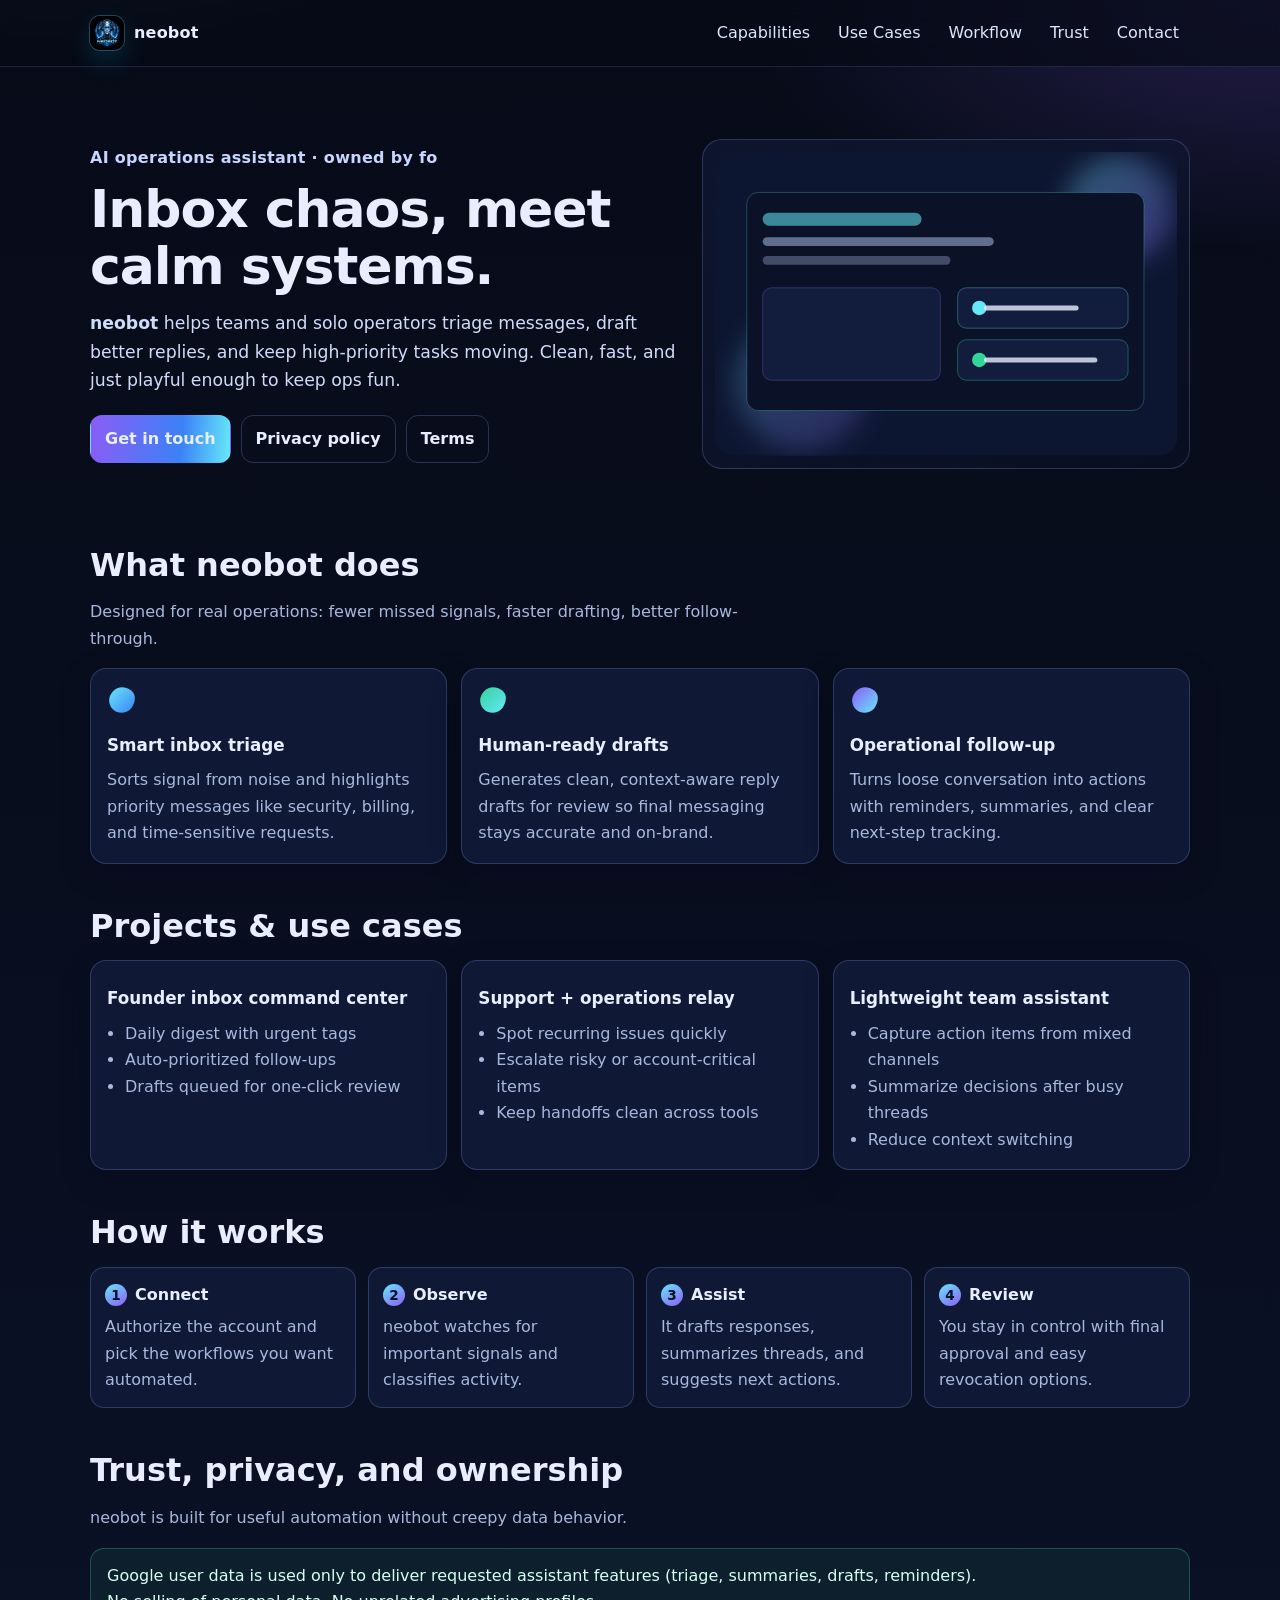
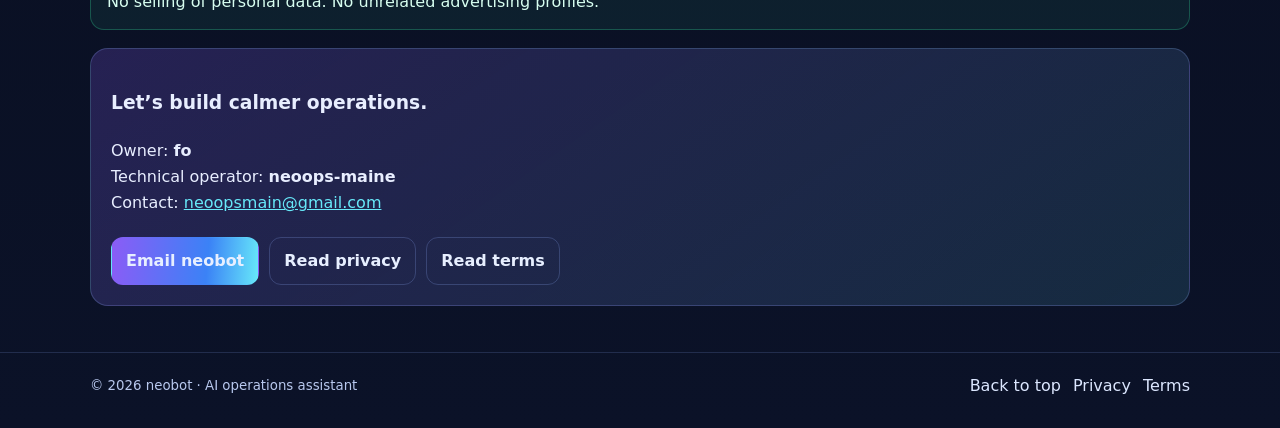
<file: index.html>
<!doctype html>
<html lang="en">
<head>
  <meta charset="utf-8" />
  <meta name="viewport" content="width=device-width, initial-scale=1" />
  <title>neobot — AI Operations Assistant</title>
  <meta name="description" content="neobot is a playful, practical AI operations assistant for inbox triage, drafting, reminders, and workflow follow-through." />
  <link rel="icon" href="assets/logo.svg" type="image/svg+xml" />
  <link rel="stylesheet" href="styles.css" />
</head>
<body>
  <a class="skip-link" href="#main">Skip to content</a>

  <header class="site-header">
    <div class="container nav-shell">
      <a class="brand" href="#top" aria-label="neobot home">
        <img src="assets/logo.jpg" alt="neobot logo" />
        <span>neobot</span>
      </a>
      <nav class="nav-links" aria-label="Primary">
        <a href="#capabilities">Capabilities</a>
        <a href="#projects">Use Cases</a>
        <a href="#workflow">Workflow</a>
        <a href="#trust">Trust</a>
        <a href="#contact">Contact</a>
      </nav>
    </div>
  </header>

  <main id="main" class="container">
    <section class="hero" id="top">
      <div class="hero-grid">
        <div>
          <p class="kicker">AI operations assistant · owned by fo</p>
          <h1>Inbox chaos, meet calm systems.</h1>
          <p class="lead">
            <strong>neobot</strong> helps teams and solo operators triage messages, draft better replies,
            and keep high-priority tasks moving. Clean, fast, and just playful enough to keep ops fun.
          </p>
          <div class="hero-cta">
            <a class="btn primary" href="#contact">Get in touch</a>
            <a class="btn" href="privacy.html">Privacy policy</a>
            <a class="btn" href="terms.html">Terms</a>
          </div>
        </div>
        <div class="hero-art" aria-hidden="true">
          <svg viewBox="0 0 640 420" role="img">
            <defs>
              <linearGradient id="g" x1="0" y1="0" x2="1" y2="1">
                <stop offset="0%" stop-color="#67e8f9" />
                <stop offset="100%" stop-color="#8b5cf6" />
              </linearGradient>
              <filter id="b" x="-30%" y="-30%" width="160%" height="160%">
                <feGaussianBlur stdDeviation="18" />
              </filter>
            </defs>
            <rect width="640" height="420" rx="24" fill="#0d1631"/>
            <circle cx="560" cy="80" r="74" fill="url(#g)" opacity=".35" filter="url(#b)"/>
            <circle cx="120" cy="320" r="92" fill="url(#g)" opacity=".25" filter="url(#b)"/>
            <rect x="44" y="56" width="550" height="302" rx="16" fill="#0b1228" stroke="rgba(103,232,249,.35)"/>
            <rect x="66" y="84" width="220" height="18" rx="9" fill="rgba(103,232,249,.55)"/>
            <rect x="66" y="118" width="320" height="12" rx="6" fill="rgba(168,184,222,.55)"/>
            <rect x="66" y="144" width="260" height="12" rx="6" fill="rgba(168,184,222,.35)"/>
            <rect x="66" y="188" width="246" height="128" rx="12" fill="#121d3d" stroke="rgba(139,92,246,.45)"/>
            <rect x="336" y="188" width="236" height="56" rx="12" fill="#121d3d" stroke="rgba(103,232,249,.45)"/>
            <rect x="336" y="260" width="236" height="56" rx="12" fill="#121d3d" stroke="rgba(52,211,153,.5)"/>
            <circle cx="366" cy="216" r="10" fill="#67e8f9"/>
            <circle cx="366" cy="288" r="10" fill="#34d399"/>
            <path d="M376 216h124" stroke="rgba(232,238,255,.8)" stroke-width="7" stroke-linecap="round"/>
            <path d="M376 288h150" stroke="rgba(232,238,255,.8)" stroke-width="7" stroke-linecap="round"/>
          </svg>
        </div>
      </div>
    </section>

    <section class="section" id="capabilities">
      <h2>What neobot does</h2>
      <p class="section-intro">Designed for real operations: fewer missed signals, faster drafting, better follow-through.</p>
      <div class="grid">
        <article class="card">
          <svg class="icon" viewBox="0 0 28 28" aria-hidden="true"><defs><linearGradient id="i1" x1="0" y1="0" x2="1" y2="1"><stop stop-color="#67e8f9"/><stop offset="1" stop-color="#3b82f6"/></linearGradient></defs><path d="M14 2c6 0 12 4 12 10s-4 14-12 14S2 20 2 14 8 2 14 2z" fill="url(#i1)"/></svg>
          <h3>Smart inbox triage</h3>
          <p>Sorts signal from noise and highlights priority messages like security, billing, and time-sensitive requests.</p>
        </article>
        <article class="card">
          <svg class="icon" viewBox="0 0 28 28" aria-hidden="true"><defs><linearGradient id="i2" x1="0" y1="0" x2="1" y2="1"><stop stop-color="#34d399"/><stop offset="1" stop-color="#67e8f9"/></linearGradient></defs><path d="M14 2c6 0 12 4 12 10s-4 14-12 14S2 20 2 14 8 2 14 2z" fill="url(#i2)"/></svg>
          <h3>Human-ready drafts</h3>
          <p>Generates clean, context-aware reply drafts for review so final messaging stays accurate and on-brand.</p>
        </article>
        <article class="card">
          <svg class="icon" viewBox="0 0 28 28" aria-hidden="true"><defs><linearGradient id="i3" x1="0" y1="0" x2="1" y2="1"><stop stop-color="#8b5cf6"/><stop offset="1" stop-color="#67e8f9"/></linearGradient></defs><path d="M14 2c6 0 12 4 12 10s-4 14-12 14S2 20 2 14 8 2 14 2z" fill="url(#i3)"/></svg>
          <h3>Operational follow-up</h3>
          <p>Turns loose conversation into actions with reminders, summaries, and clear next-step tracking.</p>
        </article>
      </div>
    </section>

    <section class="section use-cases" id="projects">
      <h2>Projects & use cases</h2>
      <div class="grid">
        <article class="card">
          <h3>Founder inbox command center</h3>
          <ul>
            <li>Daily digest with urgent tags</li>
            <li>Auto-prioritized follow-ups</li>
            <li>Drafts queued for one-click review</li>
          </ul>
        </article>
        <article class="card">
          <h3>Support + operations relay</h3>
          <ul>
            <li>Spot recurring issues quickly</li>
            <li>Escalate risky or account-critical items</li>
            <li>Keep handoffs clean across tools</li>
          </ul>
        </article>
        <article class="card">
          <h3>Lightweight team assistant</h3>
          <ul>
            <li>Capture action items from mixed channels</li>
            <li>Summarize decisions after busy threads</li>
            <li>Reduce context switching</li>
          </ul>
        </article>
      </div>
    </section>

    <section class="section" id="workflow">
      <h2>How it works</h2>
      <div class="workflow">
        <article class="step"><h3>Connect</h3><p>Authorize the account and pick the workflows you want automated.</p></article>
        <article class="step"><h3>Observe</h3><p>neobot watches for important signals and classifies activity.</p></article>
        <article class="step"><h3>Assist</h3><p>It drafts responses, summarizes threads, and suggests next actions.</p></article>
        <article class="step"><h3>Review</h3><p>You stay in control with final approval and easy revocation options.</p></article>
      </div>
    </section>

    <section class="section" id="trust">
      <h2>Trust, privacy, and ownership</h2>
      <p class="section-intro">neobot is built for useful automation without creepy data behavior.</p>
      <div class="notice">
        Google user data is used only to deliver requested assistant features (triage, summaries, drafts, reminders).<br />
        No selling of personal data. No unrelated advertising profiles.
      </div>
      <div class="cta-panel" id="contact">
        <h3>Let’s build calmer operations.</h3>
        <p>
          Owner: <strong>fo</strong><br />
          Technical operator: <strong>neoops-maine</strong><br />
          Contact: <a href="mailto:neoopsmain@gmail.com">neoopsmain@gmail.com</a>
        </p>
        <div class="hero-cta">
          <a class="btn primary" href="mailto:neoopsmain@gmail.com">Email neobot</a>
          <a class="btn" href="privacy.html">Read privacy</a>
          <a class="btn" href="terms.html">Read terms</a>
        </div>
      </div>
    </section>
  </main>

  <footer class="site-footer">
    <div class="container footer-grid">
      <small>© <span id="year"></span> neobot · AI operations assistant</small>
      <div class="footer-links">
        <a href="#top">Back to top</a>
        <a href="privacy.html">Privacy</a>
        <a href="terms.html">Terms</a>
      </div>
    </div>
  </footer>

  <script src="script.js"></script>
</body>
</html>
</file>
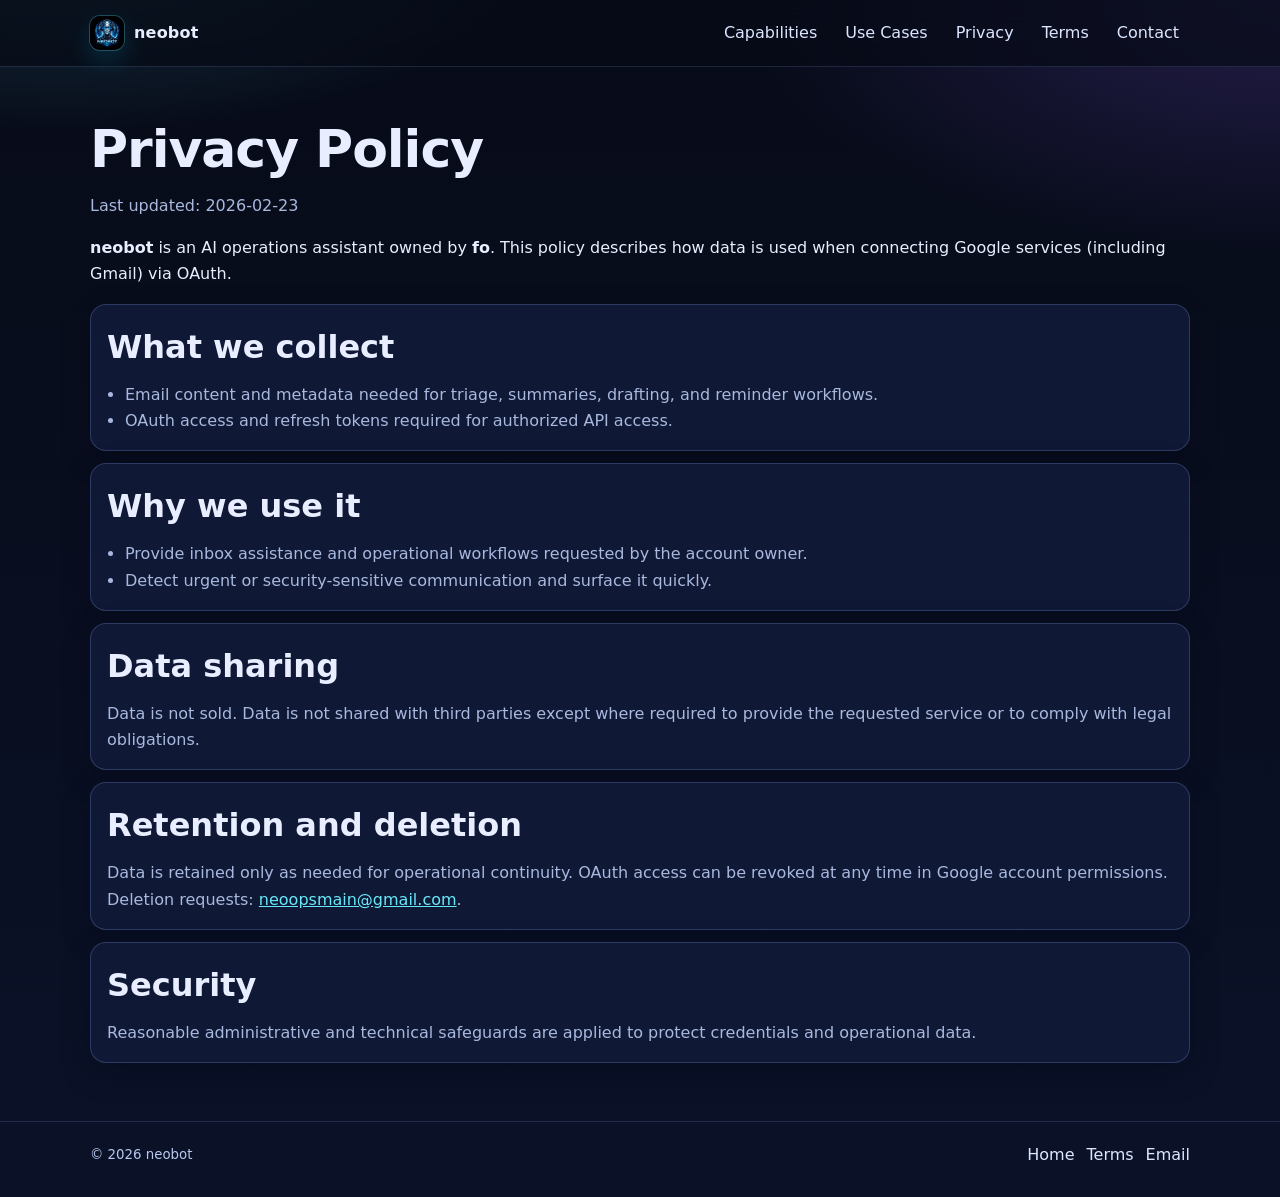
<file: privacy.html>
<!doctype html>
<html lang="en">
<head>
  <meta charset="utf-8" />
  <meta name="viewport" content="width=device-width, initial-scale=1" />
  <title>neobot Privacy Policy</title>
  <meta name="description" content="Privacy policy for neobot, including Google user data handling and OAuth usage." />
  <link rel="icon" href="assets/logo.svg" type="image/svg+xml" />
  <link rel="stylesheet" href="styles.css" />
</head>
<body>
  <a class="skip-link" href="#main">Skip to content</a>
  <header class="site-header">
    <div class="container nav-shell">
      <a class="brand" href="index.html" aria-label="neobot home">
        <img src="assets/logo.jpg" alt="neobot logo" />
        <span>neobot</span>
      </a>
      <nav class="nav-links" aria-label="Primary">
        <a href="index.html#capabilities">Capabilities</a>
        <a href="index.html#projects">Use Cases</a>
        <a href="privacy.html" aria-current="page">Privacy</a>
        <a href="terms.html">Terms</a>
        <a href="index.html#contact">Contact</a>
      </nav>
    </div>
  </header>

  <main id="main" class="container section" style="padding-top:54px">
    <h1>Privacy Policy</h1>
    <p class="section-intro">Last updated: 2026-02-23</p>
    <p><strong>neobot</strong> is an AI operations assistant owned by <strong>fo</strong>. This policy describes how data is used when connecting Google services (including Gmail) via OAuth.</p>

    <section class="card" style="margin-bottom:12px">
      <h2>What we collect</h2>
      <ul>
        <li>Email content and metadata needed for triage, summaries, drafting, and reminder workflows.</li>
        <li>OAuth access and refresh tokens required for authorized API access.</li>
      </ul>
    </section>

    <section class="card" style="margin-bottom:12px">
      <h2>Why we use it</h2>
      <ul>
        <li>Provide inbox assistance and operational workflows requested by the account owner.</li>
        <li>Detect urgent or security-sensitive communication and surface it quickly.</li>
      </ul>
    </section>

    <section class="card" style="margin-bottom:12px">
      <h2>Data sharing</h2>
      <p>Data is not sold. Data is not shared with third parties except where required to provide the requested service or to comply with legal obligations.</p>
    </section>

    <section class="card" style="margin-bottom:12px">
      <h2>Retention and deletion</h2>
      <p>Data is retained only as needed for operational continuity. OAuth access can be revoked at any time in Google account permissions. Deletion requests: <a href="mailto:neoopsmain@gmail.com">neoopsmain@gmail.com</a>.</p>
    </section>

    <section class="card" style="margin-bottom:12px">
      <h2>Security</h2>
      <p>Reasonable administrative and technical safeguards are applied to protect credentials and operational data.</p>
    </section>
  </main>

  <footer class="site-footer">
    <div class="container footer-grid">
      <small>© <span id="year"></span> neobot</small>
      <div class="footer-links">
        <a href="index.html">Home</a>
        <a href="terms.html">Terms</a>
        <a href="mailto:neoopsmain@gmail.com">Email</a>
      </div>
    </div>
  </footer>
  <script src="script.js"></script>
</body>
</html>
</file>
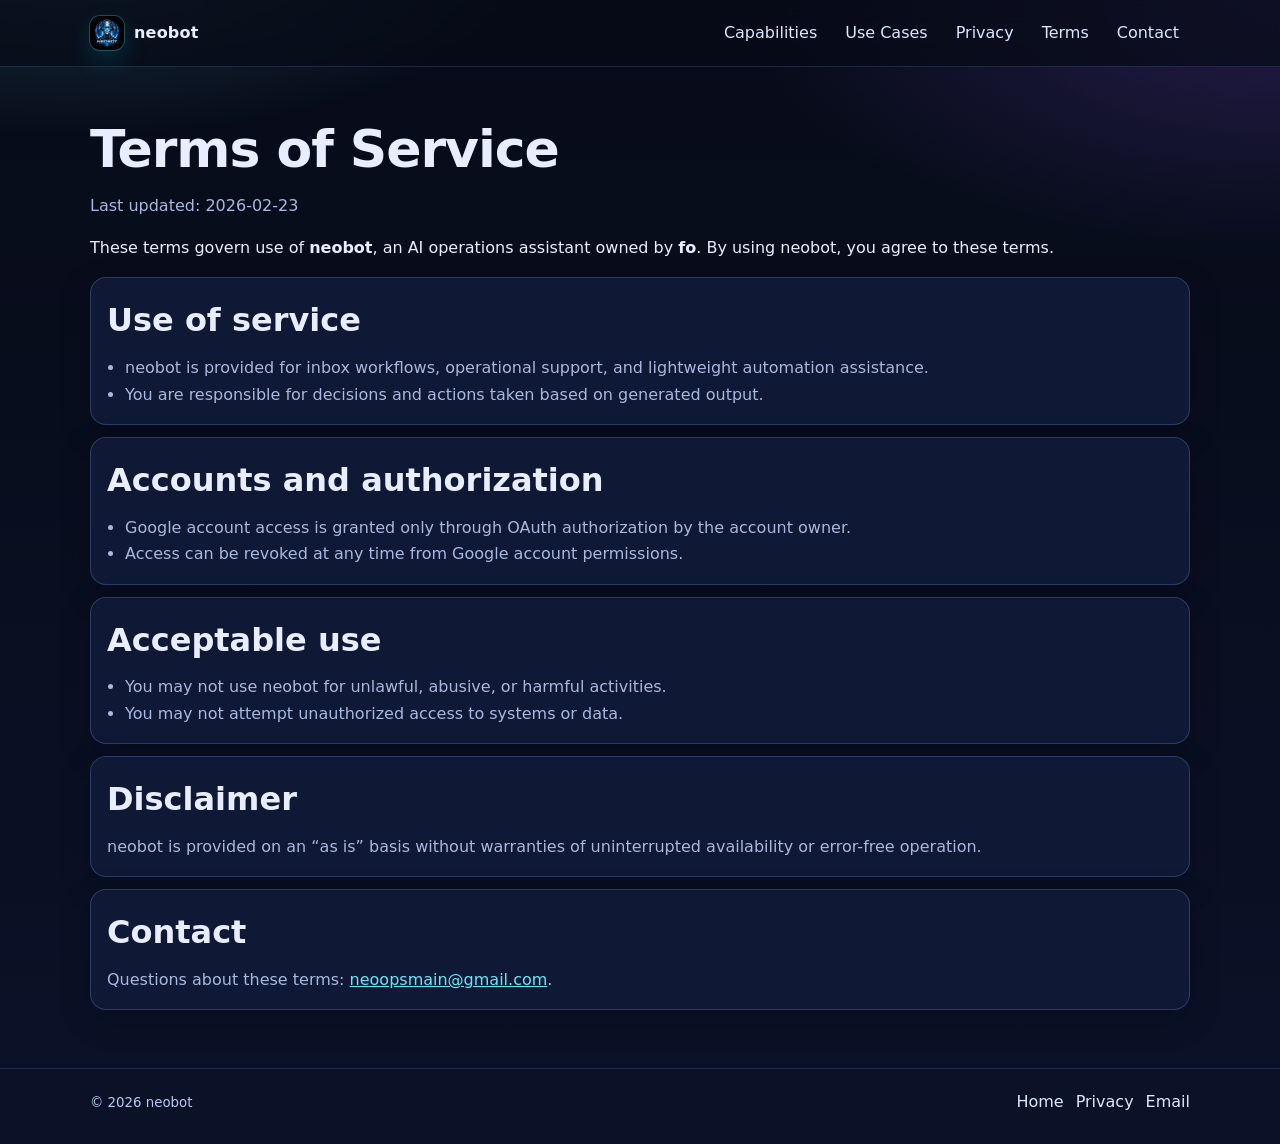
<file: terms.html>
<!doctype html>
<html lang="en">
<head>
  <meta charset="utf-8" />
  <meta name="viewport" content="width=device-width, initial-scale=1" />
  <title>neobot Terms of Service</title>
  <meta name="description" content="Terms of service for neobot AI operations assistant." />
  <link rel="icon" href="assets/logo.svg" type="image/svg+xml" />
  <link rel="stylesheet" href="styles.css" />
</head>
<body>
  <a class="skip-link" href="#main">Skip to content</a>
  <header class="site-header">
    <div class="container nav-shell">
      <a class="brand" href="index.html" aria-label="neobot home">
        <img src="assets/logo.jpg" alt="neobot logo" />
        <span>neobot</span>
      </a>
      <nav class="nav-links" aria-label="Primary">
        <a href="index.html#capabilities">Capabilities</a>
        <a href="index.html#projects">Use Cases</a>
        <a href="privacy.html">Privacy</a>
        <a href="terms.html" aria-current="page">Terms</a>
        <a href="index.html#contact">Contact</a>
      </nav>
    </div>
  </header>

  <main id="main" class="container section" style="padding-top:54px">
    <h1>Terms of Service</h1>
    <p class="section-intro">Last updated: 2026-02-23</p>
    <p>These terms govern use of <strong>neobot</strong>, an AI operations assistant owned by <strong>fo</strong>. By using neobot, you agree to these terms.</p>

    <section class="card" style="margin-bottom:12px">
      <h2>Use of service</h2>
      <ul>
        <li>neobot is provided for inbox workflows, operational support, and lightweight automation assistance.</li>
        <li>You are responsible for decisions and actions taken based on generated output.</li>
      </ul>
    </section>

    <section class="card" style="margin-bottom:12px">
      <h2>Accounts and authorization</h2>
      <ul>
        <li>Google account access is granted only through OAuth authorization by the account owner.</li>
        <li>Access can be revoked at any time from Google account permissions.</li>
      </ul>
    </section>

    <section class="card" style="margin-bottom:12px">
      <h2>Acceptable use</h2>
      <ul>
        <li>You may not use neobot for unlawful, abusive, or harmful activities.</li>
        <li>You may not attempt unauthorized access to systems or data.</li>
      </ul>
    </section>

    <section class="card" style="margin-bottom:12px">
      <h2>Disclaimer</h2>
      <p>neobot is provided on an “as is” basis without warranties of uninterrupted availability or error-free operation.</p>
    </section>

    <section class="card" style="margin-bottom:12px">
      <h2>Contact</h2>
      <p>Questions about these terms: <a href="mailto:neoopsmain@gmail.com">neoopsmain@gmail.com</a>.</p>
    </section>
  </main>

  <footer class="site-footer">
    <div class="container footer-grid">
      <small>© <span id="year"></span> neobot</small>
      <div class="footer-links">
        <a href="index.html">Home</a>
        <a href="privacy.html">Privacy</a>
        <a href="mailto:neoopsmain@gmail.com">Email</a>
      </div>
    </div>
  </footer>
  <script src="script.js"></script>
</body>
</html>
</file>
<file: styles.css>
:root {
  --bg: #080d1f;
  --surface: #0f1730;
  --surface-2: #121d3d;
  --card: rgba(18, 29, 61, 0.75);
  --text: #e8eeff;
  --muted: #a8b8de;
  --line: rgba(137, 164, 240, 0.25);
  --brand: #67e8f9;
  --brand-2: #8b5cf6;
  --ok: #34d399;
}

* { box-sizing: border-box; }
html { scroll-behavior: smooth; }
body {
  margin: 0;
  color: var(--text);
  font: 400 16px/1.65 Inter, system-ui, -apple-system, Segoe UI, Roboto, Helvetica, Arial, sans-serif;
  background:
    radial-gradient(900px 420px at 5% -10%, rgba(103, 232, 249, 0.23), transparent 60%),
    radial-gradient(900px 420px at 100% 0%, rgba(139, 92, 246, 0.22), transparent 60%),
    linear-gradient(180deg, #070b18 0%, #0b1228 100%);
}

a { color: var(--brand); }
a:hover { opacity: 0.9; }

.skip-link {
  position: absolute;
  left: -9999px;
  top: 0;
}
.skip-link:focus {
  left: 16px;
  top: 16px;
  z-index: 9999;
  background: #fff;
  color: #111;
  padding: 8px 12px;
  border-radius: 10px;
}

.container { width: min(1100px, 92vw); margin: 0 auto; }

.site-header {
  position: sticky;
  top: 0;
  z-index: 40;
  backdrop-filter: blur(12px);
  background: rgba(6, 10, 22, 0.7);
  border-bottom: 1px solid rgba(137, 164, 240, 0.18);
}
.nav-shell { display: flex; align-items: center; justify-content: space-between; padding: 12px 0; gap: 16px; }
.brand { display: inline-flex; align-items: center; gap: 10px; color: var(--text); text-decoration: none; font-weight: 700; letter-spacing: 0.2px; }
.brand img { width: 34px; height: 34px; border-radius: 10px; box-shadow: 0 0 0 1px rgba(103, 232, 249, 0.25), 0 10px 24px rgba(20, 200, 246, 0.17); }
.nav-links { display: flex; flex-wrap: wrap; gap: 6px; align-items: center; }
.nav-links a {
  color: #dce7ff;
  text-decoration: none;
  font-weight: 500;
  padding: 8px 11px;
  border-radius: 10px;
}
.nav-links a:hover, .nav-links a:focus-visible { background: rgba(103, 232, 249, 0.11); outline: none; }

.hero { padding: 72px 0 44px; }
.hero-grid { display: grid; grid-template-columns: 1.2fr 1fr; gap: 26px; align-items: center; }
.kicker {
  margin: 0 0 10px;
  color: #c8d6ff;
  font-weight: 600;
  letter-spacing: .3px;
}
h1 {
  margin: 0 0 14px;
  font-size: clamp(2rem, 5vw, 3.25rem);
  line-height: 1.1;
  letter-spacing: -0.02em;
}
.lead { margin: 0; color: #d0dcfb; max-width: 64ch; font-size: 1.08rem; }
.hero-cta { margin-top: 20px; display: flex; flex-wrap: wrap; gap: 10px; }
.btn {
  display: inline-block;
  text-decoration: none;
  border-radius: 12px;
  border: 1px solid var(--line);
  padding: 10px 14px;
  color: #e7efff;
  font-weight: 600;
}
.btn.primary {
  background: linear-gradient(95deg, var(--brand-2), #3b82f6 65%, var(--brand));
  border-color: transparent;
}
.hero-art {
  background: linear-gradient(145deg, rgba(16, 24, 52, 0.8), rgba(13, 20, 41, 0.35));
  border: 1px solid var(--line);
  border-radius: 20px;
  padding: 12px;
}
.hero-art svg { display: block; width: 100%; height: auto; }

.section { padding: 26px 0 10px; }
.section h2 { font-size: clamp(1.4rem, 3vw, 2rem); margin: 0 0 8px; }
.section p.section-intro { margin-top: 0; color: var(--muted); max-width: 70ch; }

.grid { display: grid; gap: 14px; grid-template-columns: repeat(auto-fit, minmax(225px, 1fr)); }
.card {
  background: var(--card);
  border: 1px solid var(--line);
  border-radius: 16px;
  padding: 16px;
  box-shadow: 0 10px 30px rgba(2, 8, 24, 0.3);
}
.card h3 { margin: 8px 0 8px; font-size: 1.05rem; }
.card p, .card li { color: var(--muted); margin: 0; }
.icon { width: 30px; height: 30px; }

.use-cases article ul, .card ul { margin: 8px 0 0 18px; padding: 0; }
.workflow { counter-reset: flow; display: grid; gap: 12px; grid-template-columns: repeat(auto-fit, minmax(180px, 1fr)); }
.step {
  background: var(--card);
  border: 1px solid var(--line);
  border-radius: 14px;
  padding: 14px;
}
.step h3 { margin: 0 0 6px; font-size: 1rem; }
.step p { margin: 0; color: var(--muted); }
.step h3::before {
  counter-increment: flow;
  content: counter(flow);
  display: inline-grid;
  place-items: center;
  width: 22px;
  height: 22px;
  margin-right: 8px;
  border-radius: 50%;
  font-size: 0.85rem;
  background: linear-gradient(145deg, var(--brand), var(--brand-2));
  color: #081229;
}

.notice {
  margin-top: 14px;
  padding: 14px 16px;
  border: 1px solid rgba(52, 211, 153, 0.3);
  border-radius: 14px;
  background: rgba(52, 211, 153, 0.08);
  color: #d7fef0;
}

.cta-panel {
  margin-top: 18px;
  background: linear-gradient(145deg, rgba(139, 92, 246, 0.22), rgba(103, 232, 249, 0.12));
  border: 1px solid var(--line);
  border-radius: 18px;
  padding: 20px;
}

.site-footer {
  margin-top: 36px;
  border-top: 1px solid rgba(137, 164, 240, 0.18);
  padding: 20px 0 28px;
  color: #b8c8ee;
}
.footer-grid { display: flex; flex-wrap: wrap; align-items: center; justify-content: space-between; gap: 10px; }
.footer-links { display: flex; gap: 12px; flex-wrap: wrap; }
.footer-links a { color: #dce7ff; text-decoration: none; }

@media (max-width: 880px) {
  .hero-grid { grid-template-columns: 1fr; }
  .hero { padding-top: 52px; }
}

@media (prefers-reduced-motion: reduce) {
  * { scroll-behavior: auto !important; }
}
</file>
